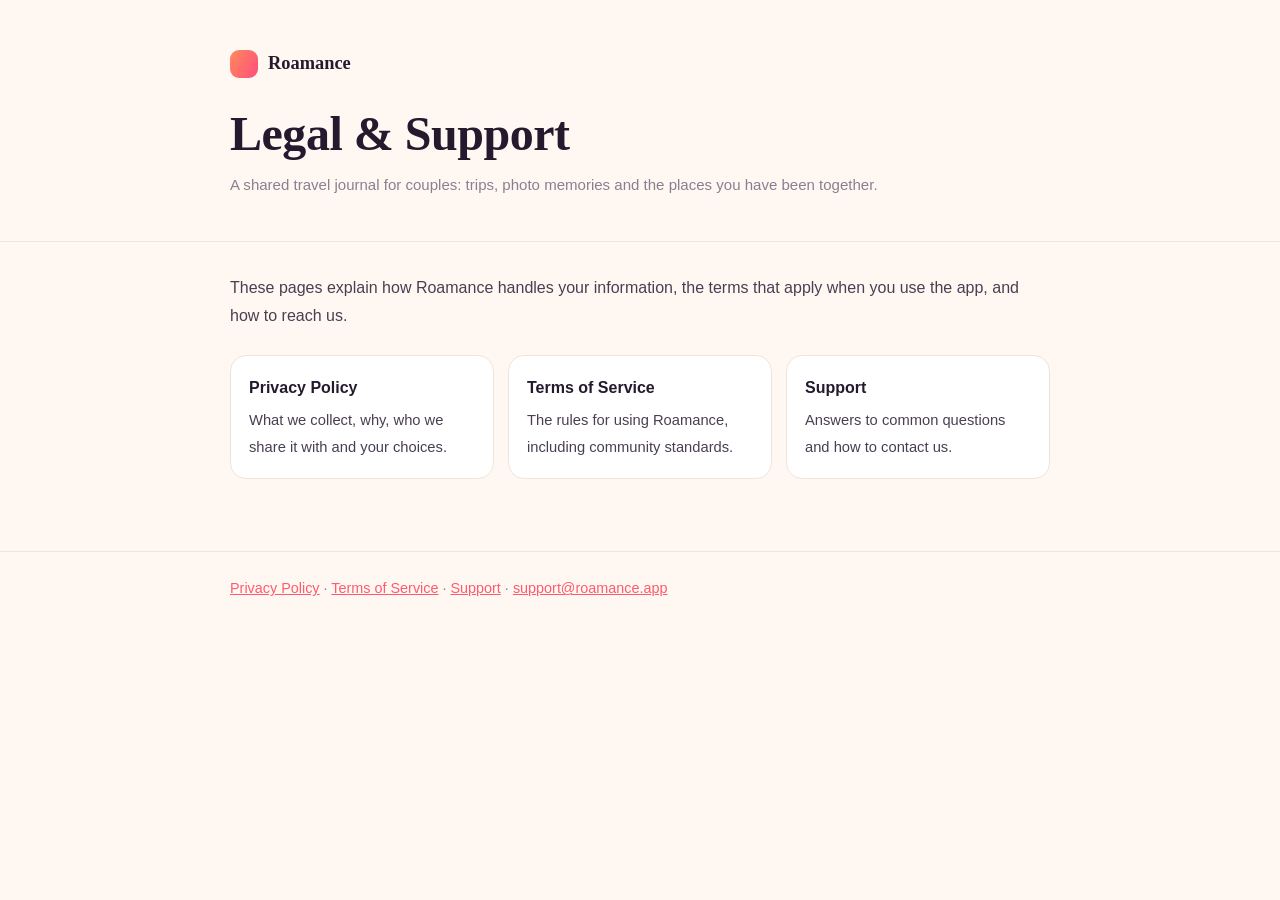
<file: index.html>
<!doctype html>
<html lang="en"><head><meta charset="utf-8"><meta name="viewport" content="width=device-width, initial-scale=1"><title>Roamance Legal &amp; Support</title><meta name="description" content="Privacy Policy, Terms of Service and Support for Roamance."><link rel="stylesheet" href="style.css"></head>
<body><header><div class="wrap"><a class="brand" href="index.html"><i></i>Roamance</a><h1>Legal &amp; Support</h1><p class="meta">A shared travel journal for couples: trips, photo memories and the places you have been together.</p></div></header>
<main class="wrap">
<p>These pages explain how Roamance handles your information, the terms that apply when you use the app, and how to reach us.</p>
<div class="links"><a class="link-card" href="privacy-policy.html"><strong>Privacy Policy</strong><span>What we collect, why, who we share it with and your choices.</span></a><a class="link-card" href="terms-of-service.html"><strong>Terms of Service</strong><span>The rules for using Roamance, including community standards.</span></a><a class="link-card" href="support.html"><strong>Support</strong><span>Answers to common questions and how to contact us.</span></a></div>
</main>
<footer><div class="wrap"><a href="privacy-policy.html">Privacy Policy</a> · <a href="terms-of-service.html">Terms of Service</a> · <a href="support.html">Support</a> · <a href="mailto:support@roamance.app">support@roamance.app</a></div></footer></body></html>
</file>
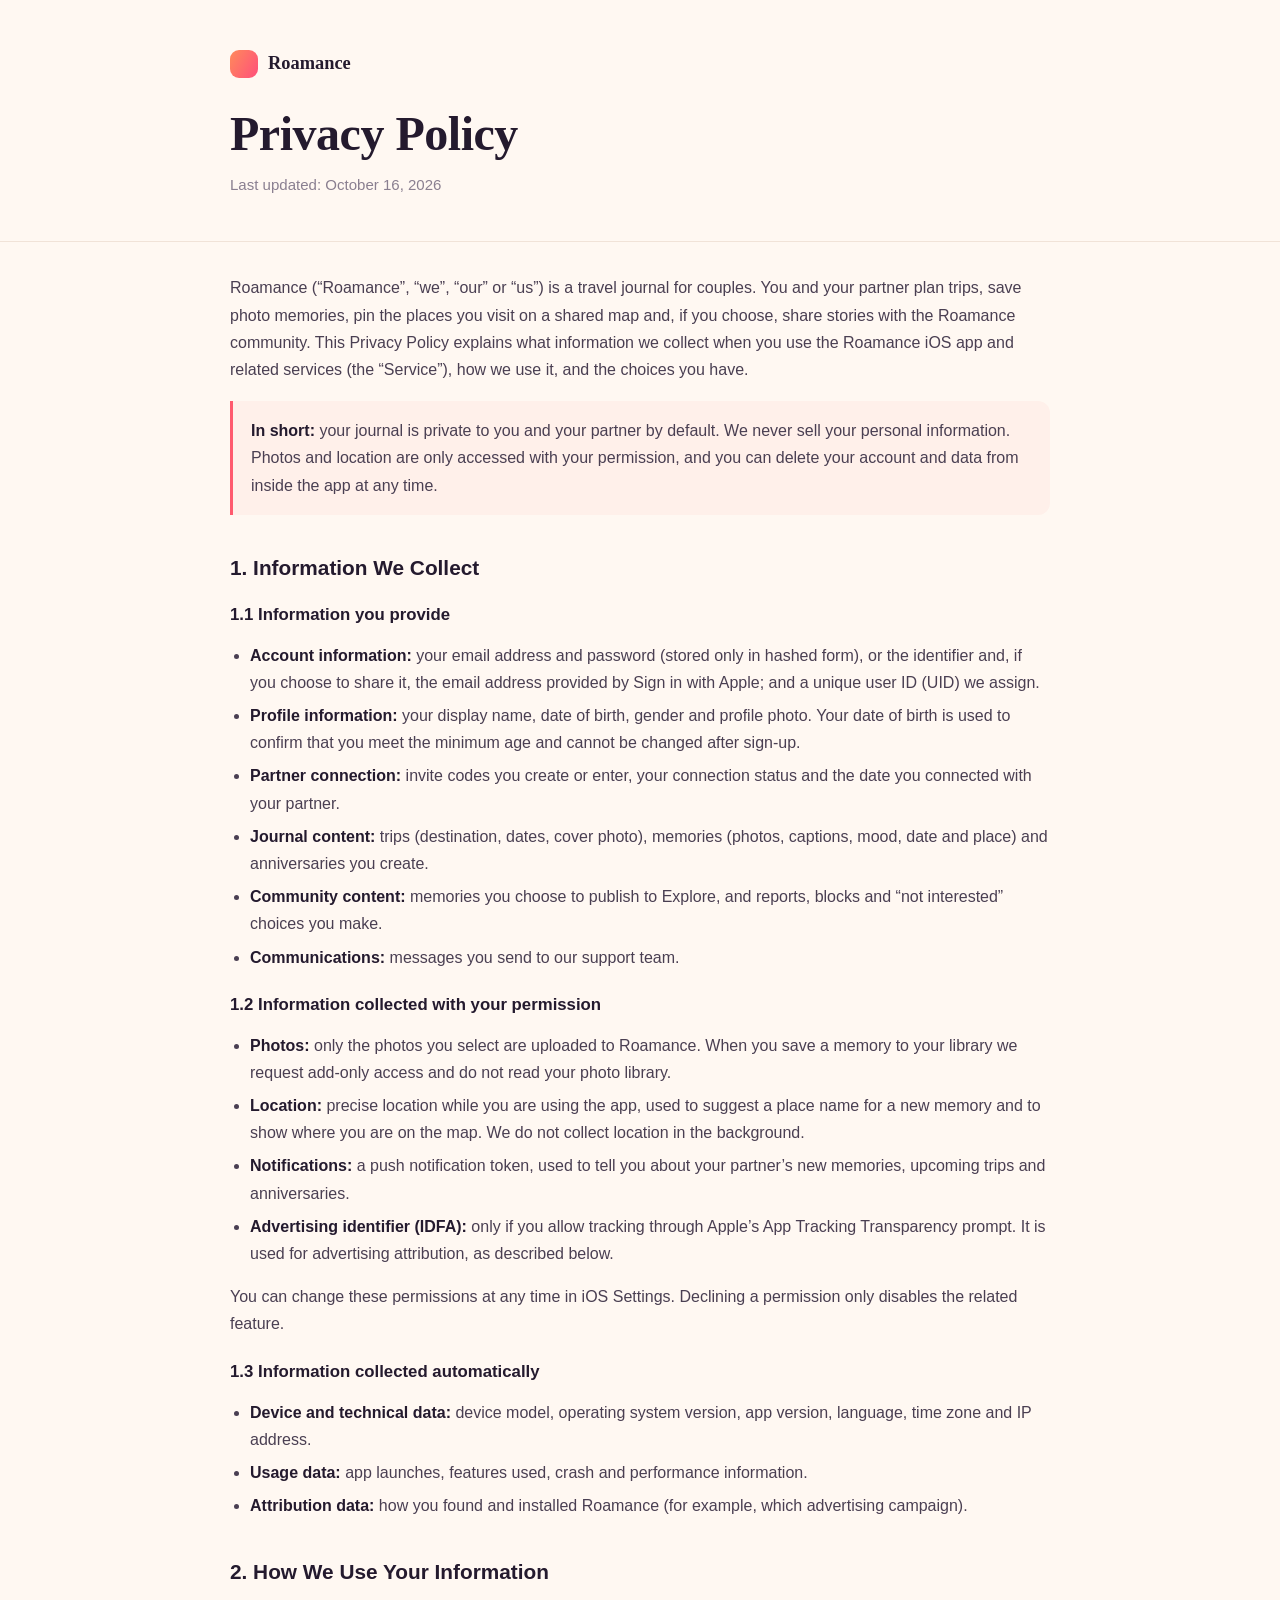
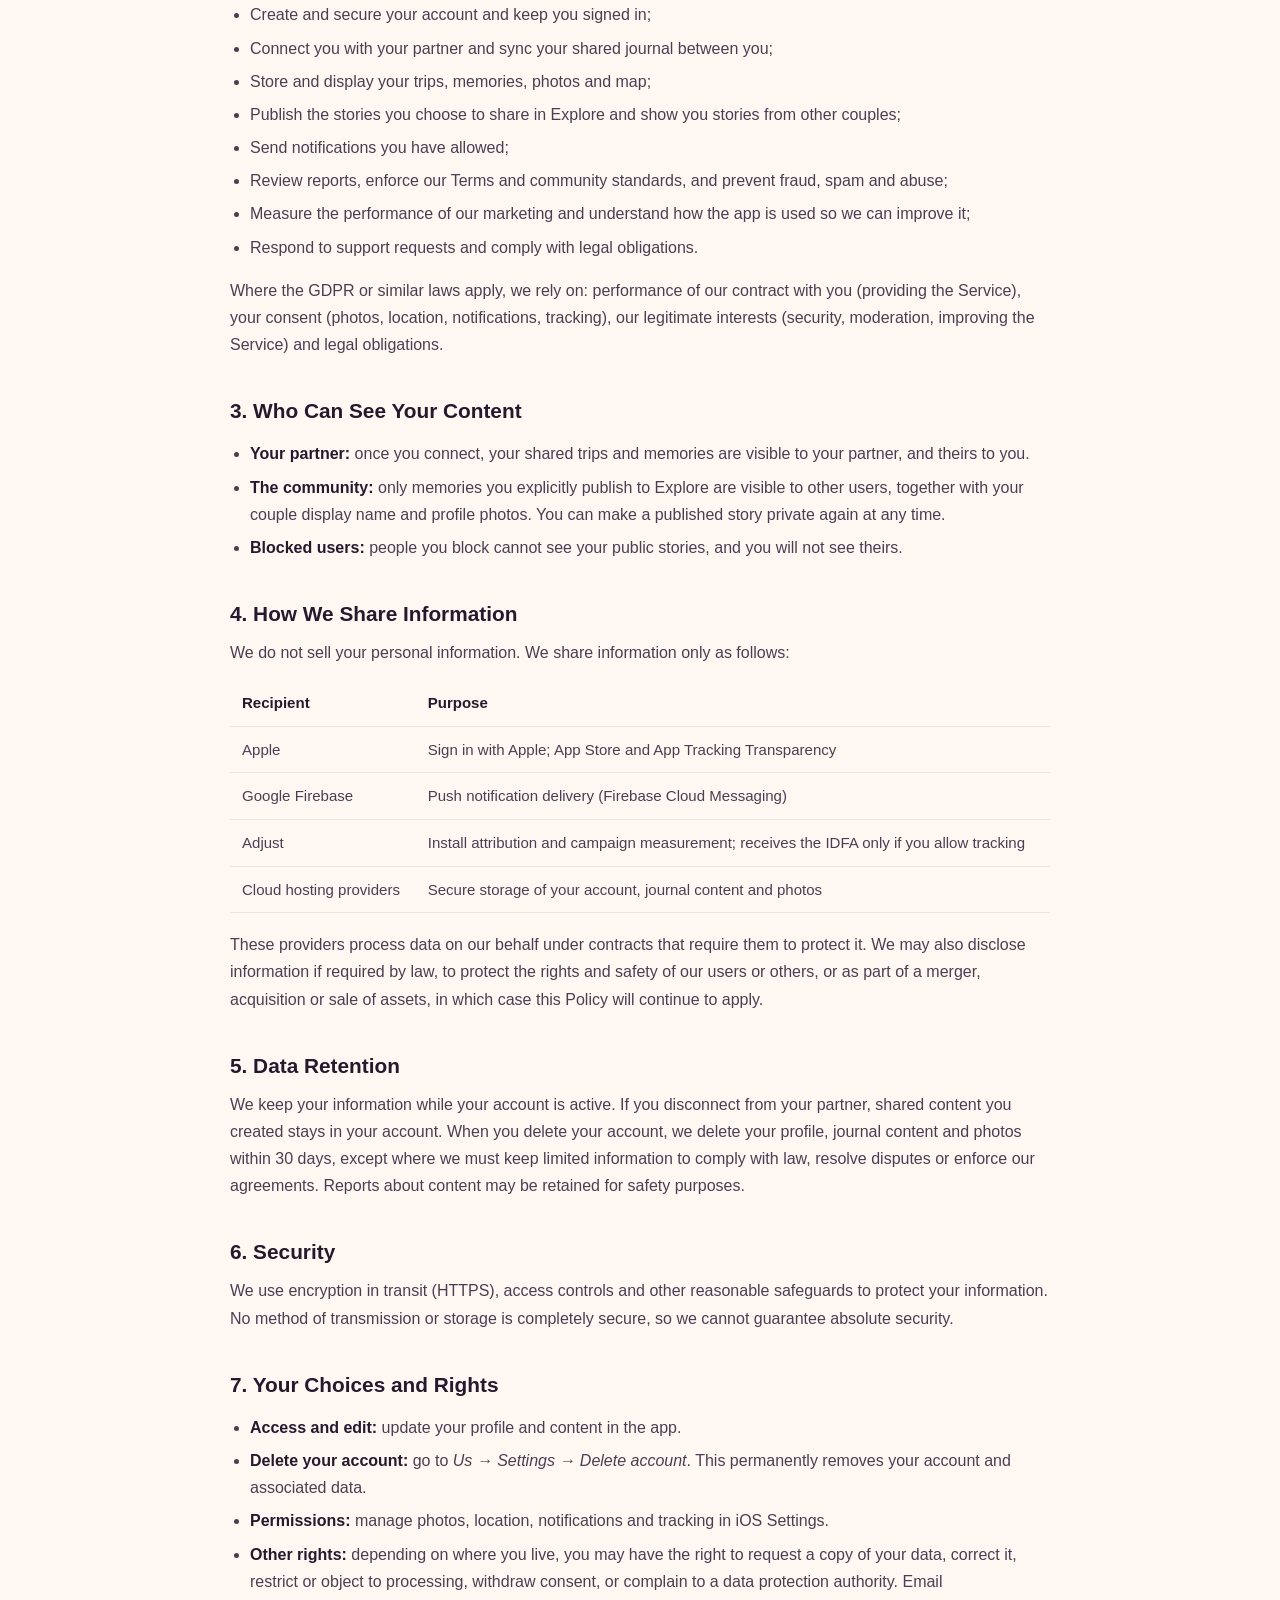
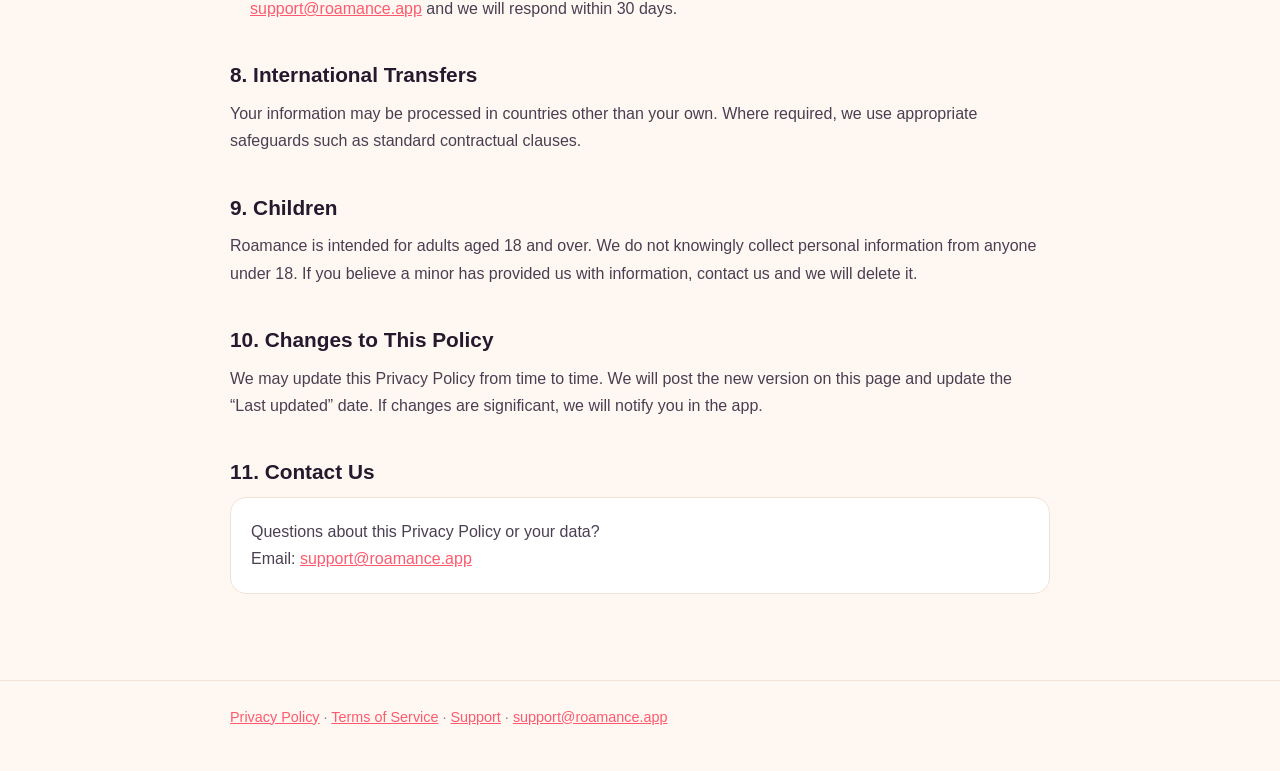
<file: privacy-policy.html>
<!doctype html>
<html lang="en"><head><meta charset="utf-8"><meta name="viewport" content="width=device-width, initial-scale=1"><title>Privacy Policy – Roamance</title><meta name="description" content="How Roamance collects, uses, shares and protects your information."><link rel="stylesheet" href="style.css"></head>
<body><header><div class="wrap"><a class="brand" href="index.html"><i></i>Roamance</a><h1>Privacy Policy</h1><p class="meta">Last updated: October 16, 2026</p></div></header>
<main class="wrap">
<p>Roamance (“Roamance”, “we”, “our” or “us”) is a travel journal for couples. You and your partner plan trips, save photo memories, pin the places you visit on a shared map and, if you choose, share stories with the Roamance community. This Privacy Policy explains what information we collect when you use the Roamance iOS app and related services (the “Service”), how we use it, and the choices you have.</p>
<div class="notice"><strong>In short:</strong> your journal is private to you and your partner by default. We never sell your personal information. Photos and location are only accessed with your permission, and you can delete your account and data from inside the app at any time.</div>

<h2>1. Information We Collect</h2>
<h3>1.1 Information you provide</h3>
<ul>
<li><strong>Account information:</strong> your email address and password (stored only in hashed form), or the identifier and, if you choose to share it, the email address provided by Sign in with Apple; and a unique user ID (UID) we assign.</li>
<li><strong>Profile information:</strong> your display name, date of birth, gender and profile photo. Your date of birth is used to confirm that you meet the minimum age and cannot be changed after sign-up.</li>
<li><strong>Partner connection:</strong> invite codes you create or enter, your connection status and the date you connected with your partner.</li>
<li><strong>Journal content:</strong> trips (destination, dates, cover photo), memories (photos, captions, mood, date and place) and anniversaries you create.</li>
<li><strong>Community content:</strong> memories you choose to publish to Explore, and reports, blocks and “not interested” choices you make.</li>
<li><strong>Communications:</strong> messages you send to our support team.</li>
</ul>
<h3>1.2 Information collected with your permission</h3>
<ul>
<li><strong>Photos:</strong> only the photos you select are uploaded to Roamance. When you save a memory to your library we request add-only access and do not read your photo library.</li>
<li><strong>Location:</strong> precise location while you are using the app, used to suggest a place name for a new memory and to show where you are on the map. We do not collect location in the background.</li>
<li><strong>Notifications:</strong> a push notification token, used to tell you about your partner’s new memories, upcoming trips and anniversaries.</li>
<li><strong>Advertising identifier (IDFA):</strong> only if you allow tracking through Apple’s App Tracking Transparency prompt. It is used for advertising attribution, as described below.</li>
</ul>
<p>You can change these permissions at any time in iOS Settings. Declining a permission only disables the related feature.</p>
<h3>1.3 Information collected automatically</h3>
<ul>
<li><strong>Device and technical data:</strong> device model, operating system version, app version, language, time zone and IP address.</li>
<li><strong>Usage data:</strong> app launches, features used, crash and performance information.</li>
<li><strong>Attribution data:</strong> how you found and installed Roamance (for example, which advertising campaign).</li>
</ul>

<h2>2. How We Use Your Information</h2>
<ul>
<li>Create and secure your account and keep you signed in;</li>
<li>Connect you with your partner and sync your shared journal between you;</li>
<li>Store and display your trips, memories, photos and map;</li>
<li>Publish the stories you choose to share in Explore and show you stories from other couples;</li>
<li>Send notifications you have allowed;</li>
<li>Review reports, enforce our Terms and community standards, and prevent fraud, spam and abuse;</li>
<li>Measure the performance of our marketing and understand how the app is used so we can improve it;</li>
<li>Respond to support requests and comply with legal obligations.</li>
</ul>
<p>Where the GDPR or similar laws apply, we rely on: performance of our contract with you (providing the Service), your consent (photos, location, notifications, tracking), our legitimate interests (security, moderation, improving the Service) and legal obligations.</p>

<h2>3. Who Can See Your Content</h2>
<ul>
<li><strong>Your partner:</strong> once you connect, your shared trips and memories are visible to your partner, and theirs to you.</li>
<li><strong>The community:</strong> only memories you explicitly publish to Explore are visible to other users, together with your couple display name and profile photos. You can make a published story private again at any time.</li>
<li><strong>Blocked users:</strong> people you block cannot see your public stories, and you will not see theirs.</li>
</ul>

<h2>4. How We Share Information</h2>
<p>We do not sell your personal information. We share information only as follows:</p>
<table>
<tr><th>Recipient</th><th>Purpose</th></tr>
<tr><td>Apple</td><td>Sign in with Apple; App Store and App Tracking Transparency</td></tr>
<tr><td>Google Firebase</td><td>Push notification delivery (Firebase Cloud Messaging)</td></tr>
<tr><td>Adjust</td><td>Install attribution and campaign measurement; receives the IDFA only if you allow tracking</td></tr>
<tr><td>Cloud hosting providers</td><td>Secure storage of your account, journal content and photos</td></tr>
</table>
<p>These providers process data on our behalf under contracts that require them to protect it. We may also disclose information if required by law, to protect the rights and safety of our users or others, or as part of a merger, acquisition or sale of assets, in which case this Policy will continue to apply.</p>

<h2>5. Data Retention</h2>
<p>We keep your information while your account is active. If you disconnect from your partner, shared content you created stays in your account. When you delete your account, we delete your profile, journal content and photos within 30 days, except where we must keep limited information to comply with law, resolve disputes or enforce our agreements. Reports about content may be retained for safety purposes.</p>

<h2>6. Security</h2>
<p>We use encryption in transit (HTTPS), access controls and other reasonable safeguards to protect your information. No method of transmission or storage is completely secure, so we cannot guarantee absolute security.</p>

<h2>7. Your Choices and Rights</h2>
<ul>
<li><strong>Access and edit:</strong> update your profile and content in the app.</li>
<li><strong>Delete your account:</strong> go to <em>Us → Settings → Delete account</em>. This permanently removes your account and associated data.</li>
<li><strong>Permissions:</strong> manage photos, location, notifications and tracking in iOS Settings.</li>
<li><strong>Other rights:</strong> depending on where you live, you may have the right to request a copy of your data, correct it, restrict or object to processing, withdraw consent, or complain to a data protection authority. Email <a href="mailto:support@roamance.app">support@roamance.app</a> and we will respond within 30 days.</li>
</ul>

<h2>8. International Transfers</h2>
<p>Your information may be processed in countries other than your own. Where required, we use appropriate safeguards such as standard contractual clauses.</p>

<h2>9. Children</h2>
<p>Roamance is intended for adults aged 18 and over. We do not knowingly collect personal information from anyone under 18. If you believe a minor has provided us with information, contact us and we will delete it.</p>

<h2>10. Changes to This Policy</h2>
<p>We may update this Privacy Policy from time to time. We will post the new version on this page and update the “Last updated” date. If changes are significant, we will notify you in the app.</p>

<h2>11. Contact Us</h2>
<p class="contact">Questions about this Privacy Policy or your data?<br>Email: <a href="mailto:support@roamance.app">support@roamance.app</a></p>
</main>
<footer><div class="wrap"><a href="privacy-policy.html">Privacy Policy</a> · <a href="terms-of-service.html">Terms of Service</a> · <a href="support.html">Support</a> · <a href="mailto:support@roamance.app">support@roamance.app</a></div></footer></body></html>
</file>
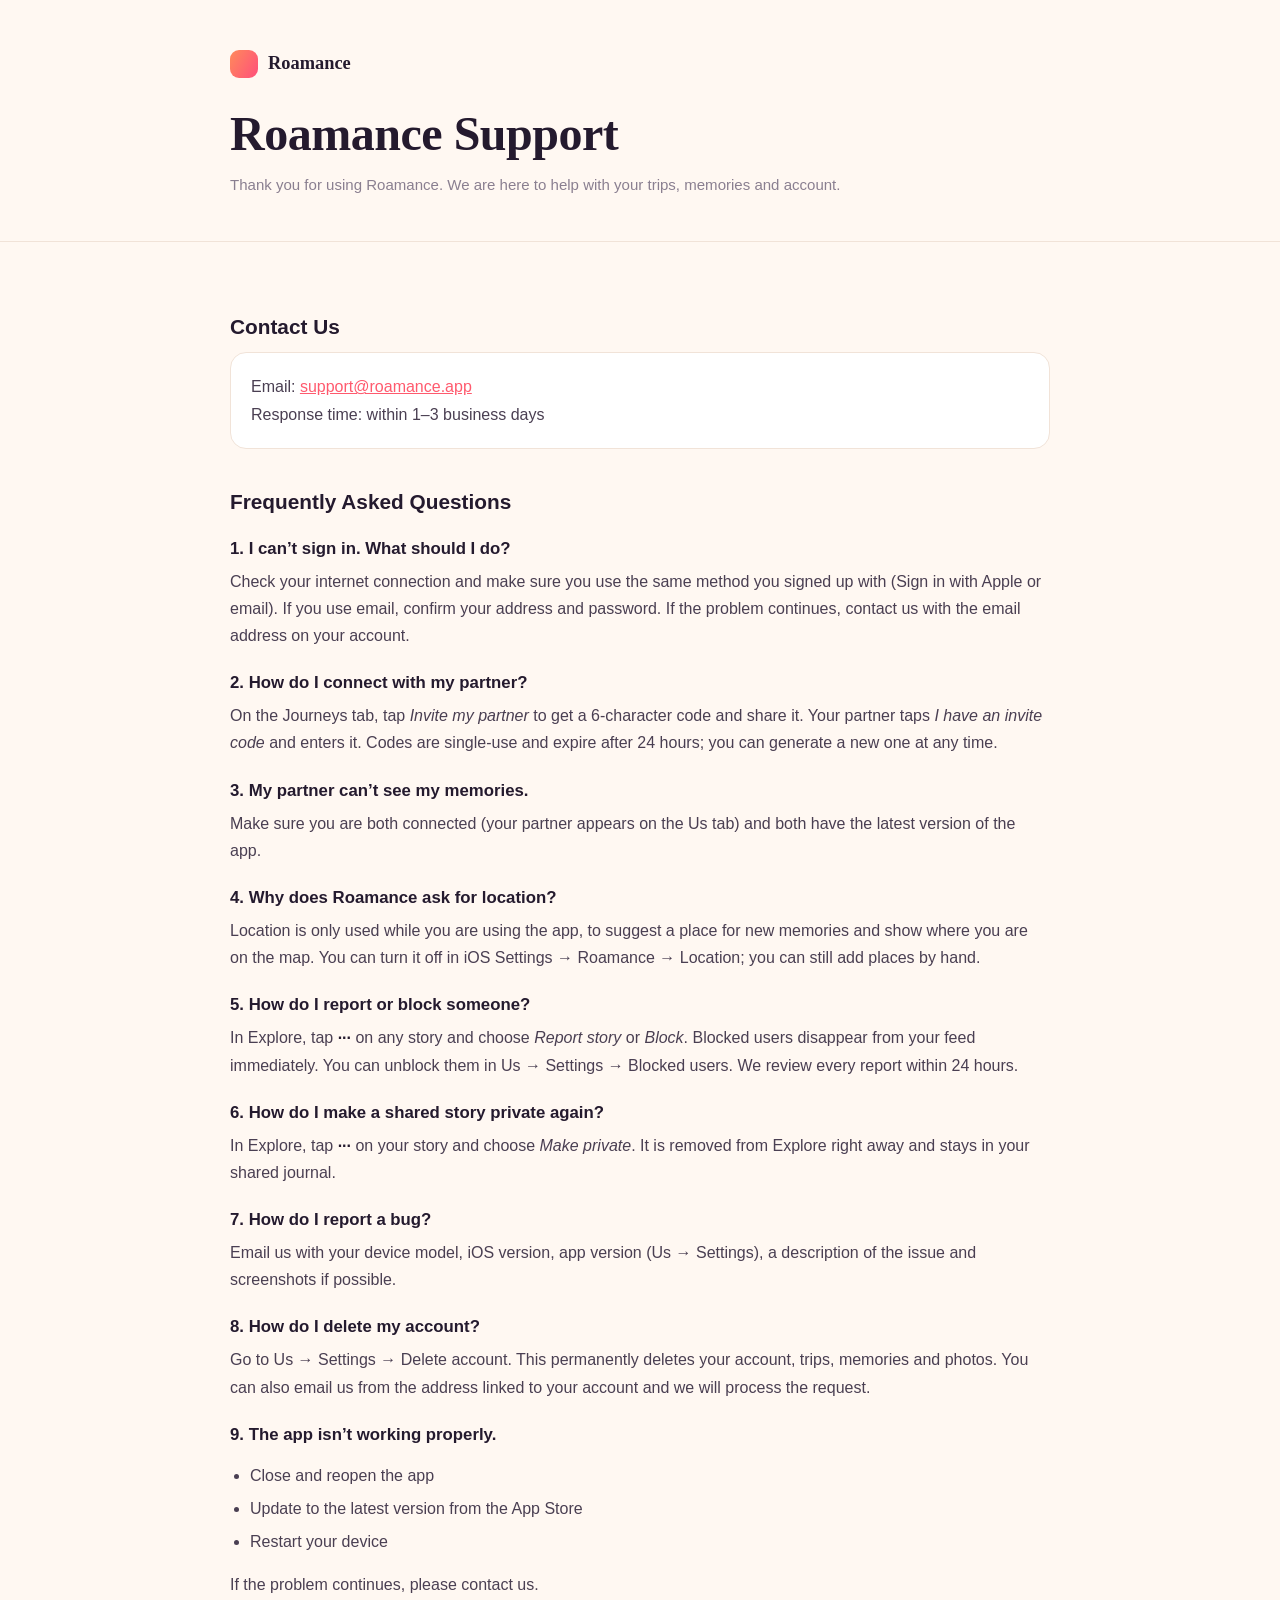
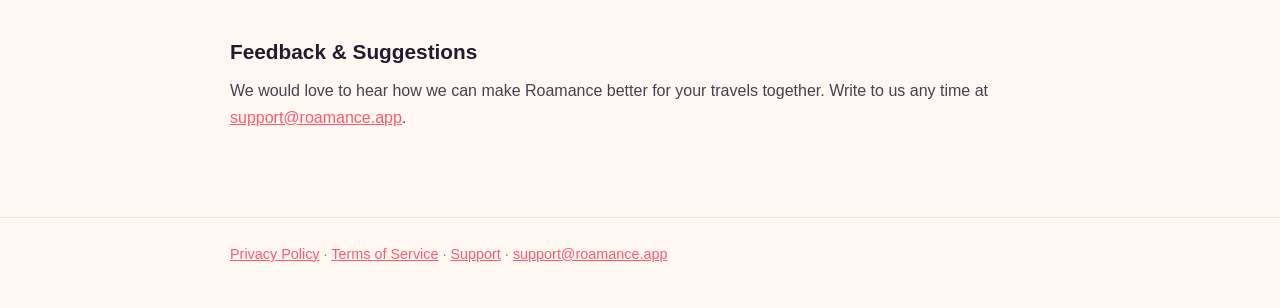
<file: support.html>
<!doctype html>
<html lang="en"><head><meta charset="utf-8"><meta name="viewport" content="width=device-width, initial-scale=1"><title>Support – Roamance</title><meta name="description" content="Get help with Roamance."><link rel="stylesheet" href="style.css"></head>
<body><header><div class="wrap"><a class="brand" href="index.html"><i></i>Roamance</a><h1>Roamance Support</h1><p class="meta">Thank you for using Roamance. We are here to help with your trips, memories and account.</p></div></header>
<main class="wrap">
<h2>Contact Us</h2>
<p class="contact">Email: <a href="mailto:support@roamance.app">support@roamance.app</a><br>Response time: within 1–3 business days</p>

<h2>Frequently Asked Questions</h2>
<h3>1. I can’t sign in. What should I do?</h3>
<p>Check your internet connection and make sure you use the same method you signed up with (Sign in with Apple or email). If you use email, confirm your address and password. If the problem continues, contact us with the email address on your account.</p>
<h3>2. How do I connect with my partner?</h3>
<p>On the Journeys tab, tap <em>Invite my partner</em> to get a 6-character code and share it. Your partner taps <em>I have an invite code</em> and enters it. Codes are single-use and expire after 24 hours; you can generate a new one at any time.</p>
<h3>3. My partner can’t see my memories.</h3>
<p>Make sure you are both connected (your partner appears on the Us tab) and both have the latest version of the app.</p>
<h3>4. Why does Roamance ask for location?</h3>
<p>Location is only used while you are using the app, to suggest a place for new memories and show where you are on the map. You can turn it off in iOS Settings → Roamance → Location; you can still add places by hand.</p>
<h3>5. How do I report or block someone?</h3>
<p>In Explore, tap <strong>···</strong> on any story and choose <em>Report story</em> or <em>Block</em>. Blocked users disappear from your feed immediately. You can unblock them in Us → Settings → Blocked users. We review every report within 24 hours.</p>
<h3>6. How do I make a shared story private again?</h3>
<p>In Explore, tap <strong>···</strong> on your story and choose <em>Make private</em>. It is removed from Explore right away and stays in your shared journal.</p>
<h3>7. How do I report a bug?</h3>
<p>Email us with your device model, iOS version, app version (Us → Settings), a description of the issue and screenshots if possible.</p>
<h3>8. How do I delete my account?</h3>
<p>Go to Us → Settings → Delete account. This permanently deletes your account, trips, memories and photos. You can also email us from the address linked to your account and we will process the request.</p>
<h3>9. The app isn’t working properly.</h3>
<ul><li>Close and reopen the app</li><li>Update to the latest version from the App Store</li><li>Restart your device</li></ul>
<p>If the problem continues, please contact us.</p>

<h2>Feedback &amp; Suggestions</h2>
<p>We would love to hear how we can make Roamance better for your travels together. Write to us any time at <a href="mailto:support@roamance.app">support@roamance.app</a>.</p>
</main>
<footer><div class="wrap"><a href="privacy-policy.html">Privacy Policy</a> · <a href="terms-of-service.html">Terms of Service</a> · <a href="support.html">Support</a> · <a href="mailto:support@roamance.app">support@roamance.app</a></div></footer></body></html>
</file>
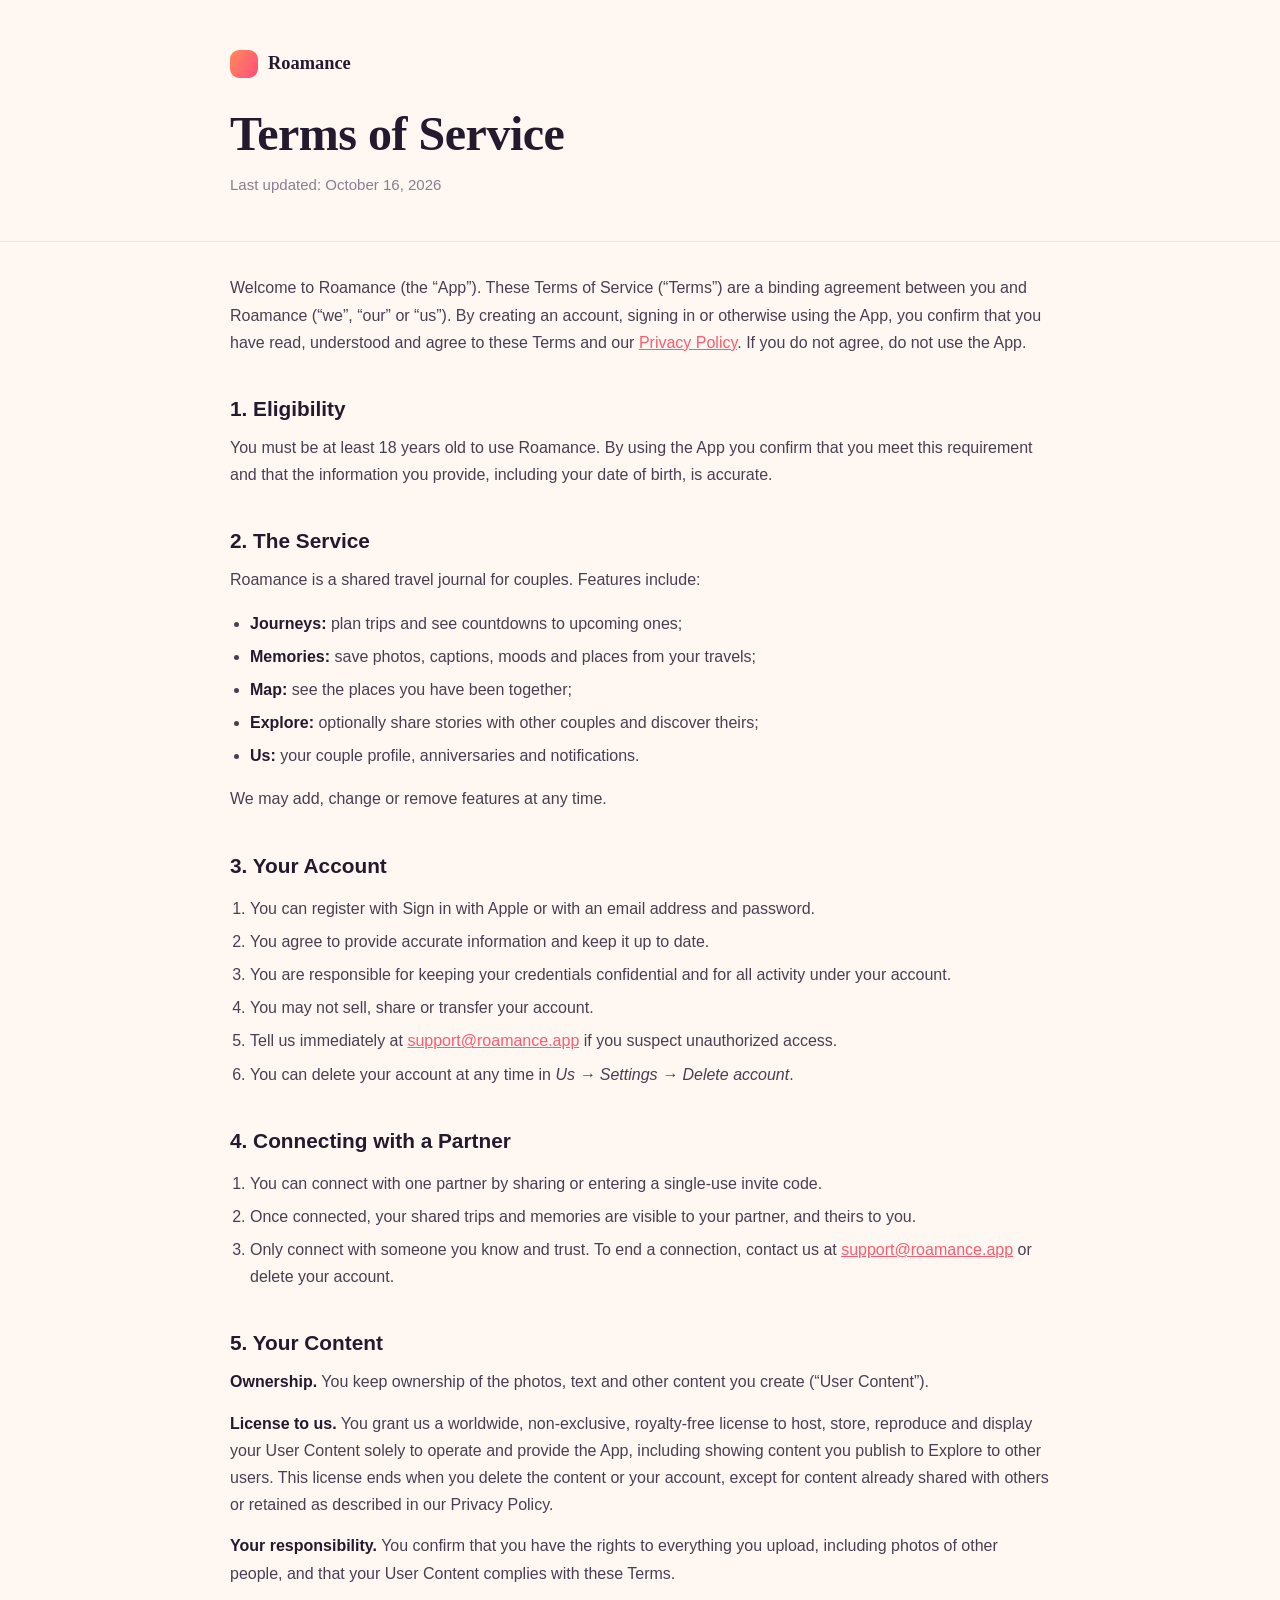
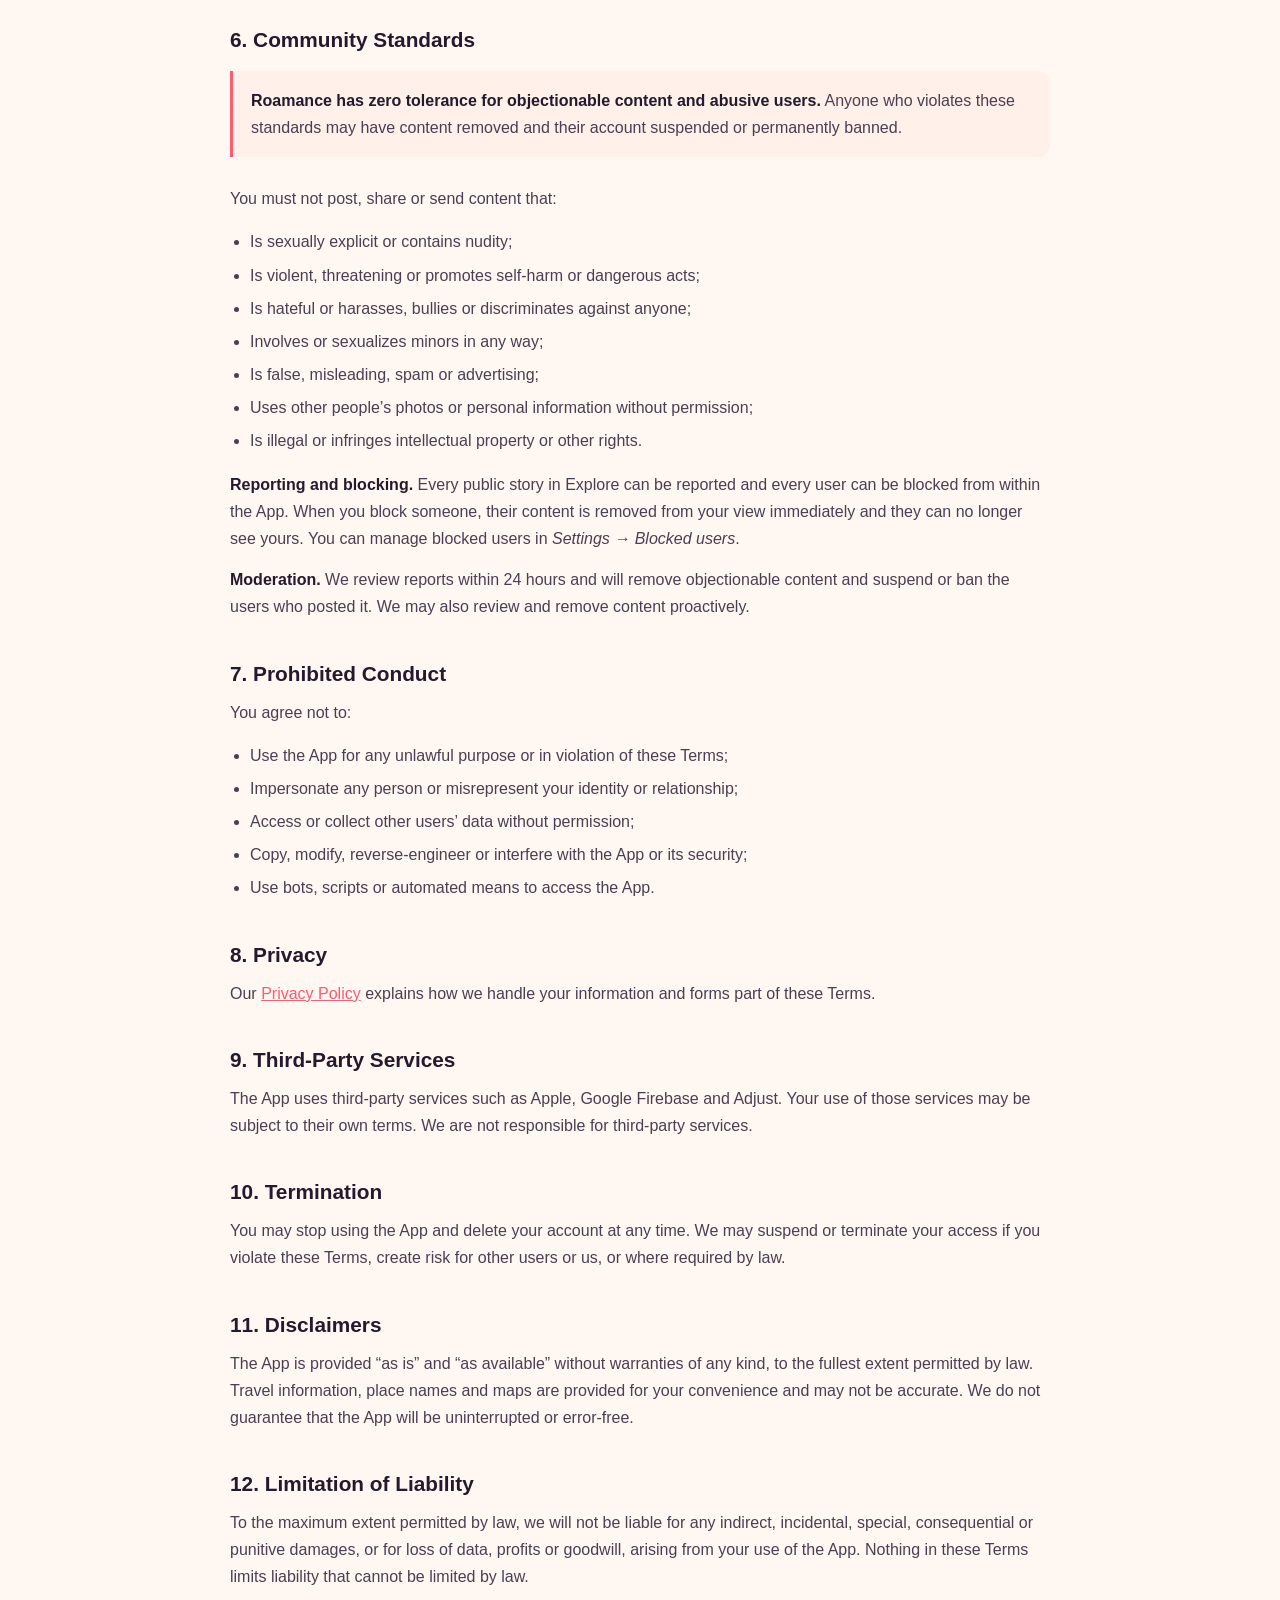
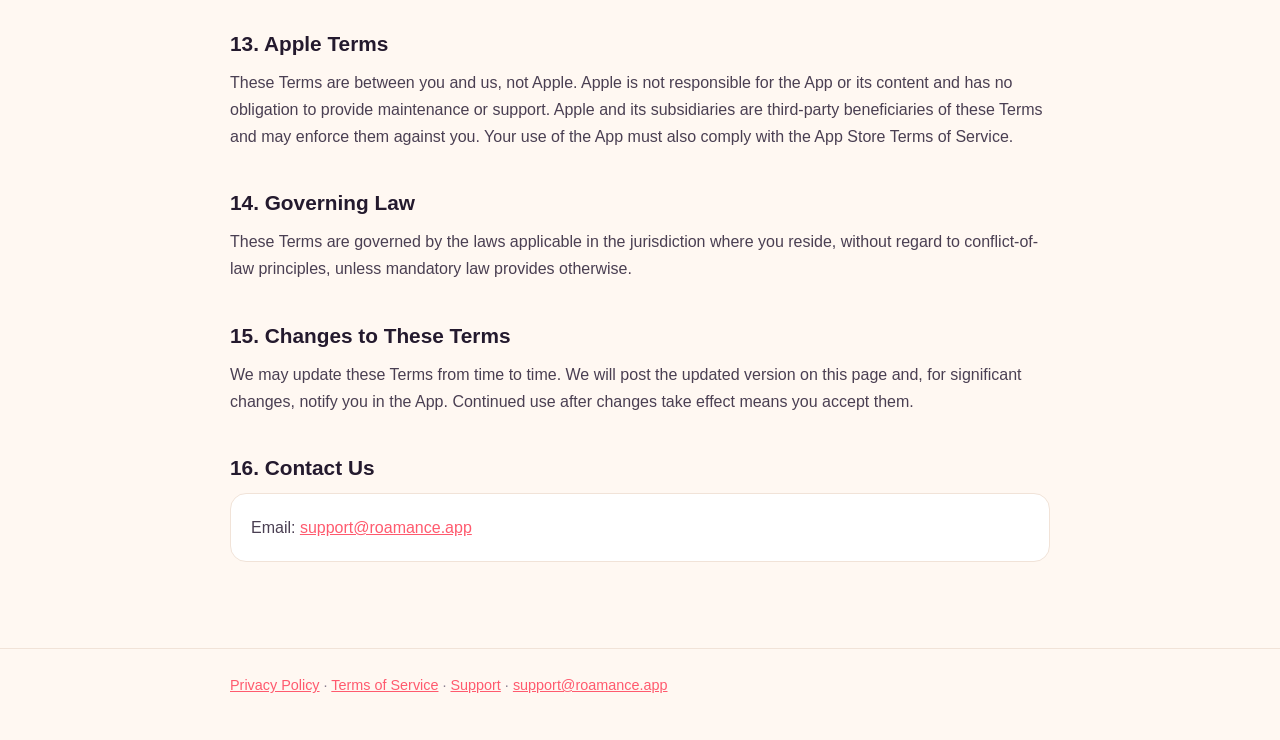
<file: terms-of-service.html>
<!doctype html>
<html lang="en"><head><meta charset="utf-8"><meta name="viewport" content="width=device-width, initial-scale=1"><title>Terms of Service – Roamance</title><meta name="description" content="The terms that apply when you use Roamance."><link rel="stylesheet" href="style.css"></head>
<body><header><div class="wrap"><a class="brand" href="index.html"><i></i>Roamance</a><h1>Terms of Service</h1><p class="meta">Last updated: October 16, 2026</p></div></header>
<main class="wrap">
<p>Welcome to Roamance (the “App”). These Terms of Service (“Terms”) are a binding agreement between you and Roamance (“we”, “our” or “us”). By creating an account, signing in or otherwise using the App, you confirm that you have read, understood and agree to these Terms and our <a href="privacy-policy.html">Privacy Policy</a>. If you do not agree, do not use the App.</p>

<h2>1. Eligibility</h2>
<p>You must be at least 18 years old to use Roamance. By using the App you confirm that you meet this requirement and that the information you provide, including your date of birth, is accurate.</p>

<h2>2. The Service</h2>
<p>Roamance is a shared travel journal for couples. Features include:</p>
<ul>
<li><strong>Journeys:</strong> plan trips and see countdowns to upcoming ones;</li>
<li><strong>Memories:</strong> save photos, captions, moods and places from your travels;</li>
<li><strong>Map:</strong> see the places you have been together;</li>
<li><strong>Explore:</strong> optionally share stories with other couples and discover theirs;</li>
<li><strong>Us:</strong> your couple profile, anniversaries and notifications.</li>
</ul>
<p>We may add, change or remove features at any time.</p>

<h2>3. Your Account</h2>
<ol>
<li>You can register with Sign in with Apple or with an email address and password.</li>
<li>You agree to provide accurate information and keep it up to date.</li>
<li>You are responsible for keeping your credentials confidential and for all activity under your account.</li>
<li>You may not sell, share or transfer your account.</li>
<li>Tell us immediately at <a href="mailto:support@roamance.app">support@roamance.app</a> if you suspect unauthorized access.</li>
<li>You can delete your account at any time in <em>Us → Settings → Delete account</em>.</li>
</ol>

<h2>4. Connecting with a Partner</h2>
<ol>
<li>You can connect with one partner by sharing or entering a single-use invite code.</li>
<li>Once connected, your shared trips and memories are visible to your partner, and theirs to you.</li>
<li>Only connect with someone you know and trust. To end a connection, contact us at <a href="mailto:support@roamance.app">support@roamance.app</a> or delete your account.</li>
</ol>

<h2>5. Your Content</h2>
<p><strong>Ownership.</strong> You keep ownership of the photos, text and other content you create (“User Content”).</p>
<p><strong>License to us.</strong> You grant us a worldwide, non-exclusive, royalty-free license to host, store, reproduce and display your User Content solely to operate and provide the App, including showing content you publish to Explore to other users. This license ends when you delete the content or your account, except for content already shared with others or retained as described in our Privacy Policy.</p>
<p><strong>Your responsibility.</strong> You confirm that you have the rights to everything you upload, including photos of other people, and that your User Content complies with these Terms.</p>

<h2 id="community">6. Community Standards</h2>
<div class="notice"><strong>Roamance has zero tolerance for objectionable content and abusive users.</strong> Anyone who violates these standards may have content removed and their account suspended or permanently banned.</div>
<p>You must not post, share or send content that:</p>
<ul>
<li>Is sexually explicit or contains nudity;</li>
<li>Is violent, threatening or promotes self-harm or dangerous acts;</li>
<li>Is hateful or harasses, bullies or discriminates against anyone;</li>
<li>Involves or sexualizes minors in any way;</li>
<li>Is false, misleading, spam or advertising;</li>
<li>Uses other people’s photos or personal information without permission;</li>
<li>Is illegal or infringes intellectual property or other rights.</li>
</ul>
<p><strong>Reporting and blocking.</strong> Every public story in Explore can be reported and every user can be blocked from within the App. When you block someone, their content is removed from your view immediately and they can no longer see yours. You can manage blocked users in <em>Settings → Blocked users</em>.</p>
<p><strong>Moderation.</strong> We review reports within 24 hours and will remove objectionable content and suspend or ban the users who posted it. We may also review and remove content proactively.</p>

<h2>7. Prohibited Conduct</h2>
<p>You agree not to:</p>
<ul>
<li>Use the App for any unlawful purpose or in violation of these Terms;</li>
<li>Impersonate any person or misrepresent your identity or relationship;</li>
<li>Access or collect other users’ data without permission;</li>
<li>Copy, modify, reverse-engineer or interfere with the App or its security;</li>
<li>Use bots, scripts or automated means to access the App.</li>
</ul>

<h2>8. Privacy</h2>
<p>Our <a href="privacy-policy.html">Privacy Policy</a> explains how we handle your information and forms part of these Terms.</p>

<h2>9. Third-Party Services</h2>
<p>The App uses third-party services such as Apple, Google Firebase and Adjust. Your use of those services may be subject to their own terms. We are not responsible for third-party services.</p>

<h2>10. Termination</h2>
<p>You may stop using the App and delete your account at any time. We may suspend or terminate your access if you violate these Terms, create risk for other users or us, or where required by law.</p>

<h2>11. Disclaimers</h2>
<p>The App is provided “as is” and “as available” without warranties of any kind, to the fullest extent permitted by law. Travel information, place names and maps are provided for your convenience and may not be accurate. We do not guarantee that the App will be uninterrupted or error-free.</p>

<h2>12. Limitation of Liability</h2>
<p>To the maximum extent permitted by law, we will not be liable for any indirect, incidental, special, consequential or punitive damages, or for loss of data, profits or goodwill, arising from your use of the App. Nothing in these Terms limits liability that cannot be limited by law.</p>

<h2>13. Apple Terms</h2>
<p>These Terms are between you and us, not Apple. Apple is not responsible for the App or its content and has no obligation to provide maintenance or support. Apple and its subsidiaries are third-party beneficiaries of these Terms and may enforce them against you. Your use of the App must also comply with the App Store Terms of Service.</p>

<h2>14. Governing Law</h2>
<p>These Terms are governed by the laws applicable in the jurisdiction where you reside, without regard to conflict-of-law principles, unless mandatory law provides otherwise.</p>

<h2>15. Changes to These Terms</h2>
<p>We may update these Terms from time to time. We will post the updated version on this page and, for significant changes, notify you in the App. Continued use after changes take effect means you accept them.</p>

<h2>16. Contact Us</h2>
<p class="contact">Email: <a href="mailto:support@roamance.app">support@roamance.app</a></p>
</main>
<footer><div class="wrap"><a href="privacy-policy.html">Privacy Policy</a> · <a href="terms-of-service.html">Terms of Service</a> · <a href="support.html">Support</a> · <a href="mailto:support@roamance.app">support@roamance.app</a></div></footer></body></html>
</file>
<file: style.css>
:root{--bg:#fff8f2;--surface:#ffffff;--line:#f1e3d8;--ink:#241a2e;--text:#4a3f52;--muted:#8a7f90;--coral:#ff5a6e;--coral-soft:#fff0ea;--sunset:linear-gradient(120deg,#ff8a5b,#ff4f7b)}
@media(prefers-color-scheme:dark){:root{--bg:#17121c;--surface:#211a27;--line:#342a3c;--ink:#f6ecef;--text:#cfc3d2;--muted:#8f8396;--coral:#ff7a88;--coral-soft:#2c1f2a}}
*{box-sizing:border-box}
html{background:var(--bg)}
body{margin:0;color:var(--text);background:var(--bg);font-family:-apple-system,BlinkMacSystemFont,"Segoe UI",Roboto,sans-serif;line-height:1.7;-webkit-text-size-adjust:100%}
a{color:var(--coral)}
strong{color:var(--ink)}
.wrap{width:min(820px,calc(100% - 32px));margin:0 auto}
header{padding:48px 0 30px;border-bottom:1px solid var(--line)}
.brand{display:inline-flex;align-items:center;gap:10px;margin:0;color:var(--ink);font-family:Georgia,"Times New Roman",serif;font-size:1.15rem;font-weight:700;text-decoration:none}
.brand i{width:28px;height:28px;border-radius:9px;background:var(--sunset);display:inline-block}
h1,h2,h3{color:var(--ink);line-height:1.25}
h1{margin:18px 0 8px;font-family:Georgia,"Times New Roman",serif;font-weight:700;font-size:clamp(2rem,6vw,3rem);letter-spacing:-.01em}
h2{margin:40px 0 12px;font-size:1.3rem}
h3{margin:24px 0 8px;font-size:1.05rem}
p{margin:0 0 14px}
main{padding:32px 0 72px}
.meta{color:var(--muted);font-size:.94rem}
.notice{margin:18px 0 28px;padding:16px 18px;border-left:3px solid var(--coral);border-radius:0 12px 12px 0;background:var(--coral-soft)}
ul,ol{padding-left:1.25rem}
li{margin:6px 0}
table{width:100%;border-collapse:collapse;margin:8px 0 18px;font-size:.94rem}
th,td{text-align:left;vertical-align:top;padding:10px 12px;border-bottom:1px solid var(--line)}
th{color:var(--ink)}
.links{display:grid;grid-template-columns:repeat(3,minmax(0,1fr));gap:14px;margin-top:26px}
.link-card{display:block;padding:18px;border:1px solid var(--line);border-radius:16px;color:var(--ink);background:var(--surface);text-decoration:none}
.link-card:hover{border-color:var(--coral)}
.link-card strong{display:block;margin-bottom:5px}
.link-card span{color:var(--text);font-size:.92rem}
.contact{padding:20px;border:1px solid var(--line);border-radius:16px;background:var(--surface)}
footer{padding:24px 0 42px;border-top:1px solid var(--line);color:var(--muted);font-size:.9rem}
@media(max-width:680px){header{padding-top:30px}main{padding-top:24px}.links{grid-template-columns:1fr}table{font-size:.88rem}th,td{padding:8px}}
</file>
